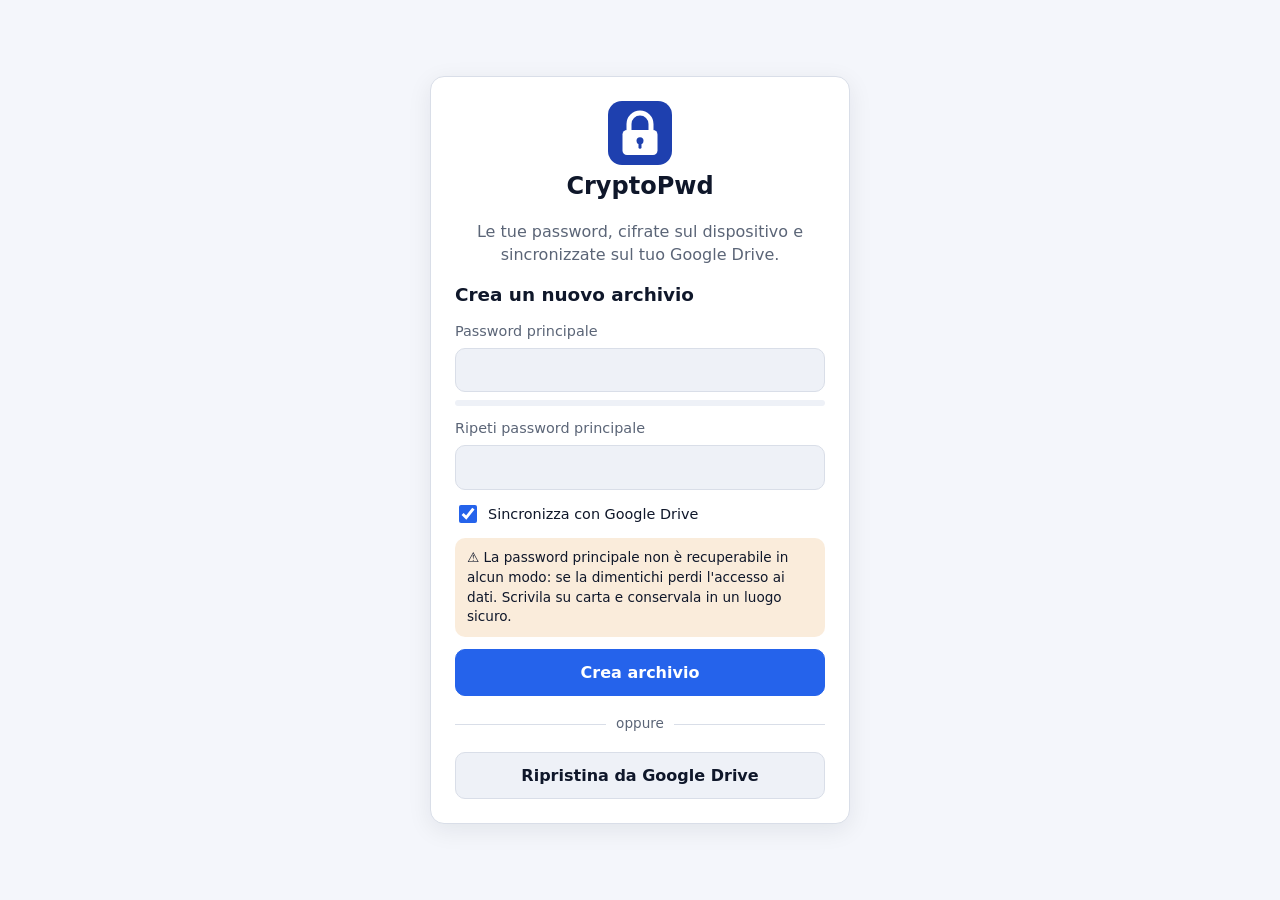
<file: index.html>
<!doctype html>
<html lang="it">
<head>
  <meta charset="utf-8">
  <meta name="viewport" content="width=device-width, initial-scale=1, viewport-fit=cover">
  <meta http-equiv="Content-Security-Policy" content="default-src 'self'; script-src 'self' https://accounts.google.com/gsi/client; style-src 'self' https://accounts.google.com/gsi/style; connect-src 'self' https://www.googleapis.com https://accounts.google.com https://oauth2.googleapis.com; frame-src https://accounts.google.com; img-src 'self' data:; object-src 'none'; base-uri 'none'; form-action 'none'">
  <meta name="referrer" content="no-referrer">
  <meta name="theme-color" content="#0f172a">
  <meta name="apple-mobile-web-app-capable" content="yes">
  <meta name="apple-mobile-web-app-title" content="CryptoPwd">
  <meta name="apple-mobile-web-app-status-bar-style" content="black-translucent">
  <title>CryptoPwd</title>
  <link rel="manifest" href="manifest.webmanifest">
  <link rel="icon" href="icons/icon.svg" type="image/svg+xml">
  <link rel="apple-touch-icon" href="icons/icon-192.png">
  <link rel="stylesheet" href="css/style.css">
  <script type="module" src="js/app.js"></script>
</head>
<body>
  <!-- AVVIO -->
  <section id="screen-loading" class="screen center">
    <div class="logo" aria-hidden="true"></div>
  </section>

  <!-- PRIMO AVVIO -->
  <section id="screen-setup" class="screen center" hidden>
    <div class="card narrow">
      <div class="logo" aria-hidden="true"></div>
      <h1>CryptoPwd</h1>
      <p class="muted">Le tue password, cifrate sul dispositivo e sincronizzate sul tuo Google Drive.</p>

      <form id="form-create" class="stack" autocomplete="off">
        <h2>Crea un nuovo archivio</h2>
        <label>Password principale
          <input id="create-pwd" type="password" required minlength="10" autocomplete="new-password">
        </label>
        <div class="meter"><div id="create-meter"></div></div>
        <label>Ripeti password principale
          <input id="create-pwd2" type="password" required minlength="10" autocomplete="new-password">
        </label>
        <label class="check"><input id="create-drive" type="checkbox" checked> Sincronizza con Google Drive</label>
        <p class="warn">⚠️ La password principale non è recuperabile in alcun modo: se la dimentichi perdi l'accesso ai dati. Scrivila su carta e conservala in un luogo sicuro.</p>
        <button class="btn primary" type="submit">Crea archivio</button>
      </form>

      <div class="divider"><span>oppure</span></div>
      <button id="btn-restore" class="btn" type="button">Ripristina da Google Drive</button>
      <p id="drive-unconfigured" class="muted small" hidden>Google Drive non configurato: imposta il Client ID in <code>js/config.js</code>.</p>
    </div>
  </section>

  <!-- BLOCCO -->
  <section id="screen-lock" class="screen center" hidden>
    <form id="form-unlock" class="card narrow stack" autocomplete="off">
      <div class="logo" aria-hidden="true"></div>
      <h1>CryptoPwd</h1>
      <button id="btn-bio" class="btn primary" type="button" hidden>👆 Sblocca con impronta o volto</button>
      <label>Password principale
        <input id="unlock-pwd" type="password" required autocomplete="current-password" autofocus>
      </label>
      <p id="unlock-error" class="error" hidden></p>
      <button id="btn-unlock" class="btn primary" type="submit">Sblocca</button>
      <p id="lock-info" class="muted small"></p>
    </form>
  </section>

  <!-- ELENCO -->
  <section id="screen-main" class="screen" hidden>
    <header class="topbar">
      <h1 class="brand">CryptoPwd</h1>
      <button id="btn-sync" class="chip" type="button" title="Stato sincronizzazione"><span id="sync-dot" class="dot"></span><span id="sync-label">—</span></button>
      <button id="btn-privacy" class="icon-btn" type="button" aria-label="Modalità riservata" aria-pressed="false">🛡</button>
      <button id="btn-settings" class="icon-btn" type="button" aria-label="Impostazioni">⚙︎</button>
      <button id="btn-lock" class="icon-btn" type="button" aria-label="Blocca">🔒</button>
    </header>
    <div class="searchbar">
      <input id="search" type="search" placeholder="Cerca sito, utente, numero carta, note…" aria-label="Cerca in tutte le voci" autocomplete="off" spellcheck="false">
      <select id="sort" aria-label="Ordina le password" title="Ordina">
        <option value="name">A → Z</option>
        <option value="newest">Più recenti</option>
        <option value="oldest">Meno recenti</option>
      </select>
    </div>
    <nav class="filters" aria-label="Filtri">
      <div class="chips-row">
        <div id="subj-chips" class="chips" role="tablist" aria-label="Soggetti"></div>
        <button id="btn-manage" class="icon-btn" type="button" aria-label="Gestisci soggetti e categorie" title="Gestisci soggetti e categorie">✎</button>
      </div>
      <div id="cat-chips" class="chips sub" role="tablist" aria-label="Categorie" hidden></div>
    </nav>
    <ul id="list" class="list"></ul>
    <p id="empty" class="muted center-text" hidden>Nessuna password salvata. Tocca <b>+</b> per aggiungerne una.</p>
    <div class="trash-wrap"><button id="btn-trash" class="link-btn" type="button" hidden>🗑 Cestino (<span id="trash-count">0</span>)</button></div>
    <button id="btn-add" class="fab" type="button" aria-label="Aggiungi">+</button>
  </section>

  <!-- DETTAGLIO -->
  <dialog id="dlg-detail">
    <div class="dlg">
      <header class="dlg-head">
        <h2 id="d-title"></h2>
        <button class="icon-btn" data-close type="button" aria-label="Chiudi">✕</button>
      </header>
      <p id="d-path" class="path"></p>
      <div class="fields">
        <div class="field" id="d-user-row">
          <span class="lbl">Utente</span>
          <span id="d-user" class="val sec"></span>
          <button class="icon-btn" data-copy="username" type="button" aria-label="Copia utente">⧉</button>
        </div>
        <div class="field" id="d-pwd-row">
          <span class="lbl">Password</span>
          <span id="d-pwd" class="val mono sec">••••••••</span>
          <button id="d-reveal" class="icon-btn sec" type="button" aria-label="Mostra">👁</button>
          <button class="icon-btn" data-copy="password" type="button" aria-label="Copia password">⧉</button>
        </div>
        <div class="field col" id="d-cards-row">
          <span class="lbl">Carte</span>
          <div id="d-cards" class="cards"></div>
        </div>
        <div class="field" id="d-url-row">
          <span class="lbl">Link</span>
          <a id="d-url" class="val" target="_blank" rel="noopener noreferrer"></a>
          <a id="d-open" class="icon-btn" target="_blank" rel="noopener noreferrer" aria-label="Apri link" title="Apri link">↗</a>
          <button class="icon-btn" data-copy="url" type="button" aria-label="Copia link">⧉</button>
        </div>
        <div class="field col" id="d-att-row">
          <span class="lbl">Allegati</span>
          <ul id="d-att-list" class="att-list"></ul>
        </div>
        <div class="field col" id="d-notes-row">
          <span class="lbl">Note</span>
          <pre id="d-notes" class="val notes sec"></pre>
        </div>
        <p id="d-updated" class="muted small"></p>
      </div>
      <footer class="dlg-foot">
        <button id="d-move" class="btn" type="button">Sposta</button>
        <span class="grow"></span>
        <button id="d-edit" class="btn primary" type="button">Modifica</button>
      </footer>
    </div>
  </dialog>

  <!-- SPOSTA -->
  <dialog id="dlg-move">
    <div class="dlg">
      <header class="dlg-head">
        <h2>Sposta password</h2>
        <button class="icon-btn" data-close type="button" aria-label="Chiudi">✕</button>
      </header>
      <div class="stack">
        <p class="muted"><b id="mv-name"></b><br>Ora in: <span id="mv-from"></span></p>
        <div class="two-col">
          <label>Nuovo soggetto <select id="mv-subject"></select></label>
          <label>Nuova categoria <select id="mv-category"></select></label>
        </div>
      </div>
      <footer class="dlg-foot">
        <button class="btn" data-close type="button">Annulla</button>
        <span class="grow"></span>
        <button id="mv-ok" class="btn primary hold-btn" type="button"><span class="hold-fill" aria-hidden="true"></span><span class="hold-label">Tieni premuto per spostare</span></button>
      </footer>
    </div>
  </dialog>

  <!-- MODIFICA -->
  <dialog id="dlg-edit">
    <form id="form-edit" class="dlg" autocomplete="off">
      <header class="dlg-head">
        <h2 id="e-heading">Nuova voce</h2>
        <button class="icon-btn" data-close type="button" aria-label="Chiudi">✕</button>
      </header>
      <div class="stack">
        <div class="two-col">
          <label>Soggetto <select id="e-subject"></select></label>
          <label>Categoria <select id="e-category"></select></label>
        </div>
        <label>Tipo
          <select id="e-kind">
            <option value="login">🔑 Password / account</option>
            <option value="card">💳 Solo carta (senza utente e password)</option>
          </select>
        </label>
        <label>Nome <input id="e-title" required maxlength="200" placeholder="es. Banca, Gmail…"></label>
        <label>Link <input id="e-url" type="text" inputmode="url" maxlength="2000" autocapitalize="off" spellcheck="false" placeholder="https://…"></label>
        <div id="e-login-fields" class="stack">
        <label>Utente / email
          <span class="input-row">
            <input id="e-user" maxlength="500" autocapitalize="off" spellcheck="false">
            <button id="e-copy-user" class="icon-btn" type="button" aria-label="Copia utente" title="Copia utente">⧉</button>
          </span>
        </label>
        <label>Password
          <span class="input-row">
            <input id="e-pwd" type="password" maxlength="1000" autocapitalize="off" spellcheck="false" autocomplete="off">
            <button id="e-reveal" class="icon-btn sec" type="button" aria-label="Mostra">👁</button>
            <button id="e-gen" class="icon-btn" type="button" aria-label="Genera" title="Genera password">🎲</button>
            <button id="e-copy-pwd" class="icon-btn" type="button" aria-label="Copia password" title="Copia password">⧉</button>
          </span>
        </label>
        <div class="gen-opts">
          <label class="inline">Lunghezza <input id="g-len" type="number" min="8" max="64" value="20"></label>
          <label class="check"><input id="g-sym" type="checkbox" checked> Simboli</label>
        </div>
        </div>
        <div class="attach">
          <div class="attach-head">
            <span class="attach-title">Carte</span>
            <button id="e-add-card" class="btn small-btn" type="button">💳 Aggiungi carta</button>
          </div>
          <div id="e-cards" class="cards"></div>
        </div>
        <label>Note <textarea id="e-notes" rows="4" maxlength="10000"></textarea></label>
        <div class="attach">
          <div class="attach-head">
            <span class="attach-title">Allegati</span>
            <button id="e-attach" class="btn small-btn" type="button">📎 Aggiungi file</button>
          </div>
          <ul id="e-att-list" class="att-list"></ul>
          <input id="e-att-file" type="file" multiple hidden>
          <p class="muted small">Max 10 MB per file. Gli allegati sono cifrati come le password.</p>
        </div>
      </div>
      <footer class="dlg-foot">
        <button id="e-delete" class="btn danger" type="button" hidden>Elimina</button>
        <span class="grow"></span>
        <button class="btn" data-close type="button">Annulla</button>
        <button class="btn primary" type="submit">Salva</button>
      </footer>
    </form>
  </dialog>

  <!-- IMPOSTAZIONI -->
  <dialog id="dlg-settings">
    <div class="dlg">
      <header class="dlg-head">
        <h2>Impostazioni</h2>
        <button class="icon-btn" data-close type="button" aria-label="Chiudi">✕</button>
      </header>
      <div class="stack">
        <h3>Google Drive</h3>
        <p id="s-drive-status" class="muted small"></p>
        <div class="row wrap">
          <button id="s-drive-connect" class="btn" type="button">Collega Google Drive</button>
          <button id="s-sync-now" class="btn" type="button">Sincronizza ora</button>
          <button id="s-drive-disconnect" class="btn" type="button">Scollega</button>
        </div>

        <h3>Organizzazione</h3>
        <div class="row wrap">
          <button id="s-manage" class="btn" type="button">Gestisci soggetti e categorie</button>
          <button id="s-trash" class="btn" type="button">🗑 Cestino</button>
        </div>

        <h3>Sicurezza</h3>
        <label class="check"><input id="s-privacy" type="checkbox"> Modalità riservata (anche dal pulsante 🛡)</label>
        <p class="muted small">Da usare quando qualcuno potrebbe vedere lo schermo, ad esempio con un desktop remoto collegato: utenti, password e note restano coperti e si vedono solo tenendo premuto, il contenuto si nasconde quando la finestra perde il focus e prima di ogni copia compare un avviso. Premi due volte Esc per bloccare subito l'app.</p>
        <label class="inline">Blocco automatico dopo
          <select id="s-autolock">
            <option value="1">1 minuto</option>
            <option value="2">2 minuti</option>
            <option value="5">5 minuti</option>
            <option value="15">15 minuti</option>
            <option value="60">60 minuti</option>
          </select>
        </label>
        <button id="s-change-pwd" class="btn" type="button">Cambia password principale</button>
        <div id="s-bio-box" class="stack" hidden>
          <div class="row wrap">
            <button id="s-bio-on" class="btn" type="button">👆 Attiva sblocco con impronta o volto</button>
            <button id="s-bio-off" class="btn" type="button">Disattiva sblocco con impronta o volto</button>
          </div>
          <p id="s-bio-status" class="muted small"></p>
        </div>

        <h3>Backup e importazione</h3>
        <div class="row wrap">
          <button id="s-export" class="btn" type="button">Esporta backup cifrato</button>
          <button id="s-import" class="btn" type="button">Importa backup / CSV</button>
          <input id="s-import-file" type="file" accept=".json,.csv,application/json,text/csv" hidden>
        </div>
        <p class="muted small">Il CSV può arrivare da Chrome, Firefox, Bitwarden ecc. Dopo l'importazione elimina il file CSV: è in chiaro.</p>

        <h3>Zona pericolosa</h3>
        <button id="s-wipe" class="btn danger" type="button">Cancella dati da questo dispositivo</button>
        <p class="muted small">Rimuove solo la copia locale. Il vault su Google Drive resta intatto.</p>
        <p id="s-version" class="muted small"></p>
      </div>
    </div>
  </dialog>

  <!-- CAMBIO PASSWORD -->
  <dialog id="dlg-chpwd">
    <form id="form-chpwd" class="dlg" autocomplete="off">
      <header class="dlg-head">
        <h2>Cambia password principale</h2>
        <button class="icon-btn" data-close type="button" aria-label="Chiudi">✕</button>
      </header>
      <div class="stack">
        <label>Password attuale <input id="c-old" type="password" required autocomplete="current-password"></label>
        <label>Nuova password <input id="c-new" type="password" required minlength="10" autocomplete="new-password"></label>
        <div class="meter"><div id="c-meter"></div></div>
        <label>Ripeti nuova password <input id="c-new2" type="password" required minlength="10" autocomplete="new-password"></label>
        <p id="c-error" class="error" hidden></p>
      </div>
      <footer class="dlg-foot">
        <span class="grow"></span>
        <button class="btn" data-close type="button">Annulla</button>
        <button class="btn primary" type="submit">Cambia</button>
      </footer>
    </form>
  </dialog>

  <!-- SOGGETTI E CATEGORIE -->
  <dialog id="dlg-manage">
    <div class="dlg">
      <header class="dlg-head">
        <h2>Soggetti e categorie</h2>
        <button class="icon-btn" data-close type="button" aria-label="Chiudi">✕</button>
      </header>
      <p class="muted small">Ogni soggetto (es. te, un familiare, la tua azienda) può avere più categorie (es. Banca, Email, Lavoro).</p>
      <ul id="m-tree" class="tree"></ul>
      <p id="m-empty" class="muted small" hidden>Nessun soggetto. Creane uno per iniziare.</p>
      <footer class="dlg-foot">
        <button id="m-add-subject" class="btn primary" type="button">+ Nuovo soggetto</button>
      </footer>
    </div>
  </dialog>

  <!-- CESTINO -->
  <dialog id="dlg-trash">
    <div class="dlg">
      <header class="dlg-head">
        <h2>🗑 Cestino</h2>
        <button class="icon-btn" data-close type="button" aria-label="Chiudi">✕</button>
      </header>
      <p class="muted small">Le password eliminate restano qui finché non le ripristini o svuoti il cestino.</p>
      <ul id="t-list" class="tree"></ul>
      <p id="t-empty" class="muted small" hidden>Il cestino è vuoto.</p>
      <footer class="dlg-foot">
        <span class="grow"></span>
        <button id="t-empty-btn" class="btn danger" type="button">Svuota cestino</button>
      </footer>
    </div>
  </dialog>

  <!-- RICHIESTA PASSWORD / TESTO GENERICA -->
  <dialog id="dlg-prompt">
    <form id="form-prompt" class="dlg" autocomplete="off">
      <header class="dlg-head"><h2 id="p-title"></h2></header>
      <div class="stack">
        <p id="p-msg" class="muted"></p>
        <input id="p-input" type="password" required autocomplete="current-password" list="p-suggest">
        <datalist id="p-suggest"></datalist>
        <p id="p-error" class="error" hidden></p>
      </div>
      <footer class="dlg-foot">
        <span class="grow"></span>
        <button id="p-cancel" class="btn" type="button">Annulla</button>
        <button class="btn primary" type="submit">OK</button>
      </footer>
    </form>
  </dialog>

  <!-- CONFERMA -->
  <dialog id="dlg-confirm">
    <form id="form-confirm" class="dlg">
      <header class="dlg-head"><h2 id="cf-title"></h2></header>
      <p id="cf-msg" class="muted"></p>
      <footer class="dlg-foot">
        <span class="grow"></span>
        <button id="cf-cancel" class="btn" type="button">Annulla</button>
        <button id="cf-ok" class="btn danger" type="submit">Conferma</button>
      </footer>
    </form>
  </dialog>

  <!-- CONFERMA TENENDO PREMUTO -->
  <dialog id="dlg-hold">
    <div class="dlg">
      <header class="dlg-head"><h2 id="hd-title"></h2></header>
      <p id="hd-msg" class="muted"></p>
      <footer class="dlg-foot">
        <button id="hd-cancel" class="btn" type="button">Annulla</button>
        <span class="grow"></span>
        <button id="hd-ok" class="btn primary hold-btn" type="button"><span class="hold-fill" aria-hidden="true"></span><span class="hold-label">Tieni premuto</span></button>
      </footer>
    </div>
  </dialog>

  <div id="shield" class="shield" hidden>
    <div class="shield-box">
      <div class="logo" aria-hidden="true"></div>
      <p><b>Contenuto nascosto</b></p>
      <p class="muted small">Modalità riservata: torna su questa finestra per vederlo.</p>
    </div>
  </div>

  <div id="toast" class="toast" role="status" aria-live="polite" hidden></div>
</body>
</html>
</file>
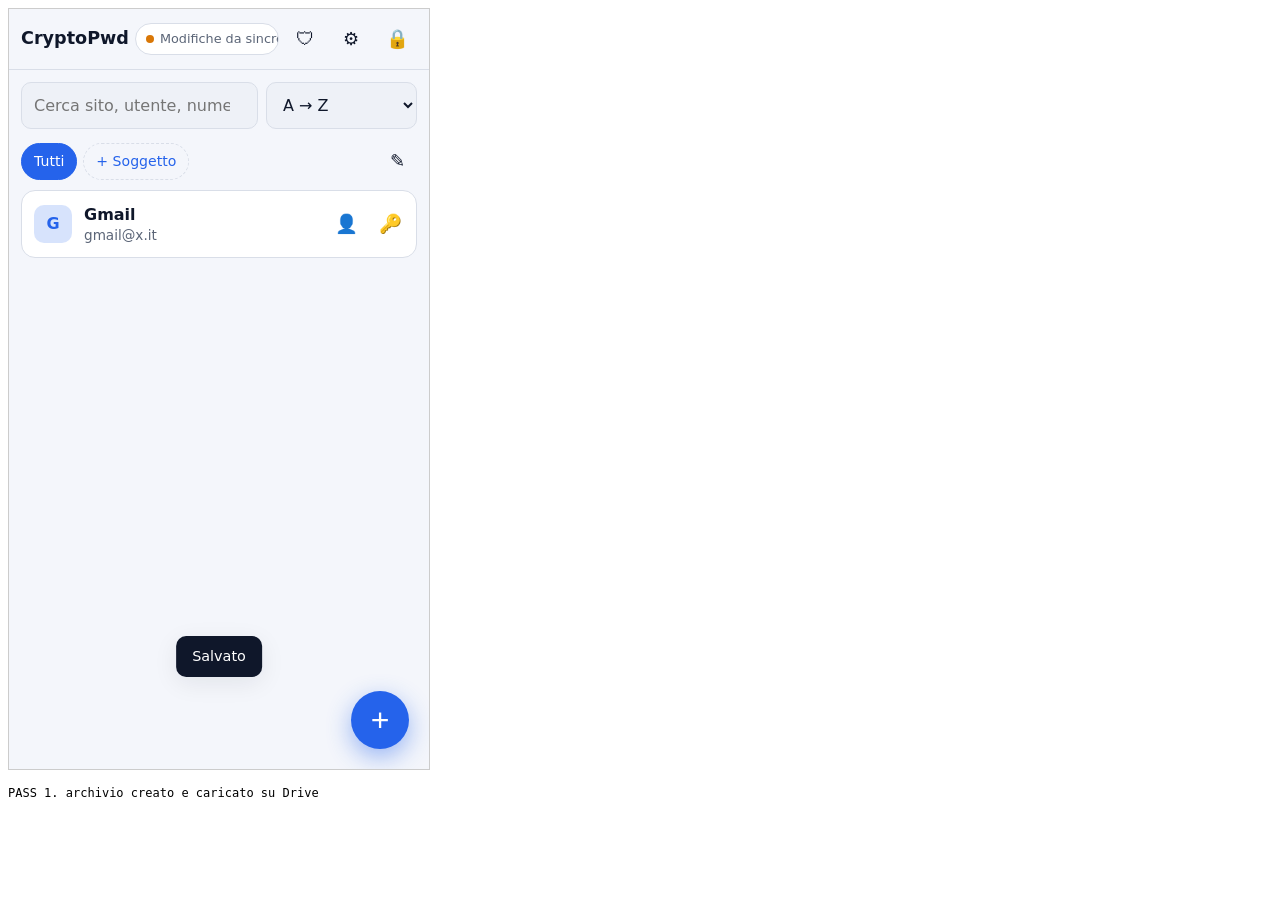
<file: tests/e2e.html>
<!doctype html>
<meta charset="utf-8">
<title>CryptoPwd e2e</title>
<style>iframe { width: 420px; height: 760px; border: 1px solid #ccc; } pre { font-size: 12px; }</style>
<iframe id="f"></iframe>
<pre id="out">running</pre>
<script type="module">
// Test end-to-end: l'app vera in un iframe, con Google/Drive simulati (fake-google.js).
// Richiede un GOOGLE_CLIENT_ID qualsiasi (non segnaposto) in js/config.js durante il test.
import * as C from '../js/crypto.js';

const frame = document.getElementById('f');
const results = [];
const log = (s) => { results.push(s); document.getElementById('out').textContent = results.join('\n'); };
const ok = (name, cond) => log(`${cond ? 'PASS' : 'FAIL'} ${name}`);
const sleep = (ms) => new Promise((r) => setTimeout(r, ms));
const d = () => frame.contentDocument;
const $ = (id) => d().getElementById(id);
const visible = (id) => $(id) && !$(id).hidden;

async function waitFor(fn, what, ms = 20000) {
  const t0 = Date.now();
  for (;;) {
    try { if (await fn()) return true; } catch { /* riprova */ }
    if (Date.now() - t0 > ms) throw new Error(`timeout: ${what}`);
    await sleep(100);
  }
}

async function deleteDb() {
  await new Promise((r) => { frame.onload = r; frame.srcdoc = '<p>blank</p>'; });
  await new Promise((res, rej) => {
    const q = indexedDB.deleteDatabase('cryptopwd');
    q.onsuccess = res; q.onerror = rej; q.onblocked = () => setTimeout(res, 500);
  });
}

async function loadApp() {
  const html = await (await fetch('../index.html', { cache: 'no-store' })).text();
  const inj = html
    .replace('<head>', '<head><base href="/">')
    .replace('<script type="module"', '<script src="tests/fake-google.js"><\/script><script type="module"');
  await new Promise((r) => { frame.onload = r; frame.srcdoc = inj; });
}

function fill(id, v) { $(id).value = v; $(id).dispatchEvent(new Event('input', { bubbles: true })); }
const titles = () => [...d().querySelectorAll('#list .item-title')].map((n) => n.textContent).sort();
const vaultFile = () => Object.values(window.fakeDrive.files).find((f) => f.name === 'cryptopwd-vault.json');
const driveBlob = () => { const f = vaultFile(); return f && JSON.parse(f.content); };
const driveAtts = () => Object.values(window.fakeDrive.files).filter((f) => f.name.startsWith('cryptopwd-att-'));
async function driveData(pwd) { return (await C.openWithPassword(pwd, driveBlob())).data; }
const live = (data) => data.entries.filter((e) => !e.deleted && !e.trashedAt).map((e) => e.title).sort();
const trashed = (data) => data.entries.filter((e) => !e.deleted && e.trashedAt).map((e) => e.title).sort();

async function addEntry(title, pwd) {
  $('btn-add').click();
  fill('e-title', title); fill('e-user', title.toLowerCase() + '@x.it'); fill('e-pwd', pwd);
  $('form-edit').requestSubmit();
  await waitFor(() => titles().includes(title), `voce ${title} in elenco`);
}

// tiene premuto un pulsante per ms millisecondi
async function press(id, ms) {
  const o = { bubbles: true, button: 0, pointerId: 1, isPrimary: true };
  $(id).dispatchEvent(new PointerEvent('pointerdown', o));
  await sleep(ms);
  $(id).dispatchEvent(new PointerEvent('pointerup', o));
  await sleep(50);
}

const V_trashCount =() => Number($('trash-count').textContent);
const P1 = 'prima-password-123', P2 = 'seconda-password-456';

try {
  // 1. Dispositivo A: nuovo archivio con Drive
  await deleteDb(); await loadApp();
  await waitFor(() => visible('screen-setup'), 'schermata setup');
  fill('create-pwd', P1); fill('create-pwd2', P1); $('create-drive').checked = true;
  $('form-create').requestSubmit();
  await waitFor(() => visible('screen-main'), 'schermata principale');
  await waitFor(() => driveBlob(), 'file creato su Drive');
  ok('1. archivio creato e caricato su Drive', !!driveBlob());

  await addEntry('Gmail', 'g-secret');
  await waitFor(async () => live(await driveData(P1)).includes('Gmail'), 'Gmail su Drive');
  ok('1. nuova voce sincronizzata su Drive (cifrata)', !vaultFile().content.includes('g-secret'));

  // 2. Dispositivo B: ripristino da Drive
  await deleteDb(); await loadApp();
  await waitFor(() => visible('screen-setup'), 'setup su B');
  // "Crea archivio" con un archivio già su Drive: propone il ripristino, Drive intatto
  const before = vaultFile().content;
  fill('create-pwd', 'altra-password-999'); fill('create-pwd2', 'altra-password-999'); $('create-drive').checked = true;
  $('form-create').requestSubmit();
  await waitFor(() => $('dlg-confirm').open, 'avviso archivio già su Drive');
  ok('2. crea archivio con Drive già usato: avviso', $('cf-title').textContent.includes('già presente'));
  $('cf-cancel').click();
  await sleep(300);
  ok('2. annullando: nessun archivio creato, Drive intatto', visible('screen-setup') && vaultFile().content === before);
  $('btn-restore').click();
  await waitFor(() => $('dlg-prompt').open, 'richiesta password');
  fill('p-input', 'sbagliata'); $('form-prompt').requestSubmit();
  await waitFor(() => !$('p-error').hidden, 'errore password');
  ok('2. password errata rifiutata al ripristino', true);
  fill('p-input', P1); $('form-prompt').requestSubmit();
  await waitFor(() => visible('screen-main') && titles().includes('Gmail'), 'Gmail ripristinata');
  ok('2. ripristino su nuovo dispositivo', true);

  // 2b. Dispositivo B di nuovo da zero: "Crea archivio" con la password giusta ripristina subito
  await deleteDb(); await loadApp();
  await waitFor(() => visible('screen-setup'), 'setup su B (2)');
  fill('create-pwd', P1); fill('create-pwd2', P1); $('create-drive').checked = true;
  $('form-create').requestSubmit();
  await waitFor(() => $('dlg-confirm').open, 'avviso archivio già su Drive (2)');
  $('cf-ok').click();
  await waitFor(() => visible('screen-main') && titles().includes('Gmail'), 'ripristino con la password scritta');
  ok('2b. con la stessa password il ripristino non la richiede', !$('dlg-prompt').open);

  // 3. Modifica offline su B + modifica "da un altro dispositivo" su Drive -> unione
  window.fakeDrive.failNetwork = true;
  await addEntry('Banca', 'b-secret');
  await waitFor(() => $('sync-dot').dataset.state === 'err' || $('sync-dot').dataset.state === 'warn', 'stato errore/attesa sync');
  ok('3. senza rete la modifica resta locale', !live(await driveData(P1)).includes('Banca'));
  {
    const blob = driveBlob();
    const o = await C.openWithPassword(P1, blob);
    o.data.entries.push({ id: 'remote1', title: 'Remote', username: 'r', password: 'r-secret', updatedAt: Date.now(), createdAt: Date.now() });
    const f = vaultFile();
    f.content = JSON.stringify(await C.seal(o.key, o.kdf, o.data));
    f.modifiedTime = new Date(Date.now() + 1000).toISOString();
  }
  window.fakeDrive.failNetwork = false;
  $('btn-sync').click();
  await waitFor(() => titles().join() === 'Banca,Gmail,Remote', 'unione in locale');
  await waitFor(async () => live(await driveData(P1)).join() === 'Banca,Gmail,Remote', 'unione su Drive');
  ok('3. unione modifiche locali + remote', true);

  // 3b. Modifica remota con dispositivo senza modifiche locali -> deve essere scaricata
  {
    const o = await C.openWithPassword(P1, driveBlob());
    o.data.entries.push({ id: 'remote2', title: 'Remote2', password: 'x', updatedAt: Date.now(), createdAt: Date.now() });
    const f = vaultFile();
    f.content = JSON.stringify(await C.seal(o.key, o.kdf, o.data));
    f.modifiedTime = new Date(Date.now() + 2000).toISOString();
  }
  $('btn-sync').click();
  await waitFor(() => titles().includes('Remote2'), 'Remote2 scaricata');
  ok('3b. modifica remota scaricata', true);
  // 3c. Nessuna modifica da nessuna parte -> solo una richiesta di metadati, nessun download
  {
    const before = window.fakeDrive.calls.length;
    const lastSyncBefore = $('sync-label').textContent;
    $('btn-sync').click();
    await sleep(800);
    const newCalls = window.fakeDrive.calls.slice(before);
    ok(`3c. sync senza modifiche = 1 sola richiesta leggera (${newCalls.join(', ')})`, newCalls.length === 1 && lastSyncBefore);
  }
  // rimuove Remote2 per non alterare i conteggi successivi
  d().querySelectorAll('#list .item-main').forEach((b) => { if (b.textContent.includes('Remote2')) b.click(); });
  await waitFor(() => $('dlg-detail').open, 'dettaglio Remote2');
  $('d-edit').click(); $('e-delete').click();
  await waitFor(() => $('dlg-confirm').open, 'conferma');
  $('form-confirm').requestSubmit();
  await waitFor(() => titles().join() === 'Banca,Gmail,Remote', 'Remote2 eliminata');
  await waitFor(async () => live(await driveData(P1)).join() === 'Banca,Gmail,Remote', 'Remote2 eliminata su Drive');

  // 4. Cambio password principale
  $('btn-settings').click(); $('s-change-pwd').click();
  fill('c-old', P1); fill('c-new', P2); fill('c-new2', P2);
  $('form-chpwd').requestSubmit();
  await waitFor(async () => live(await driveData(P2)).length === 3, 'Drive con nuova password');
  ok('4. cambio password propagato su Drive', true);
  $('dlg-settings').close();

  // 5. Blocco / sblocco
  $('btn-lock').click();
  await waitFor(() => visible('screen-lock'), 'schermata blocco');
  ok('5. dati rimossi dal DOM al blocco', titles().length === 0);
  fill('unlock-pwd', P1); $('form-unlock').requestSubmit();
  await waitFor(() => !$('unlock-error').hidden, 'errore vecchia password');
  fill('unlock-pwd', P2); $('form-unlock').requestSubmit();
  await waitFor(() => visible('screen-main') && titles().length === 3, 'sblocco con nuova password');
  ok('5. sblocco con nuova password', true);

  // 6. Senza rete: si leggono le password dalla copia locale
  window.fakeDrive.failNetwork = true;
  await loadApp();
  await waitFor(() => visible('screen-lock'), 'blocco dopo riavvio');
  fill('unlock-pwd', P2); $('form-unlock').requestSubmit();
  await waitFor(() => visible('screen-main') && titles().join() === 'Banca,Gmail,Remote', 'lettura offline');
  ok('6. lettura offline dalla copia locale', true);
  window.fakeDrive.failNetwork = false;

  // 7. Dispositivo C con archivio locale separato (vecchia password) che poi collega Drive
  await deleteDb(); await loadApp();
  await waitFor(() => visible('screen-setup'), 'setup su C');
  fill('create-pwd', P1); fill('create-pwd2', P1); $('create-drive').checked = false;
  $('form-create').requestSubmit();
  await waitFor(() => visible('screen-main'), 'main su C');
  await addEntry('Solo locale', 'l-secret');
  $('btn-settings').click(); $('s-drive-connect').click();
  await waitFor(() => $('dlg-prompt').open, 'richiesta password del vault su Drive');
  fill('p-input', P2); $('form-prompt').requestSubmit();
  await waitFor(() => titles().length === 4, 'unione su C');
  await waitFor(async () => live(await driveData(P2)).length === 4, 'Drive con 4 voci');
  ok('7. unione tra archivi con password diverse (adotta la più recente)', true);
  $('dlg-settings').close();
  $('btn-lock').click();
  fill('unlock-pwd', P2); $('form-unlock').requestSubmit();
  await waitFor(() => visible('screen-main') && titles().length === 4, 'sblocco C con P2');
  ok('7. il dispositivo C ora usa la password più recente', true);

  // 8. Eliminazione propagata
  d().querySelector('#list .item-main').click(); // prima voce in ordine alfabetico: Banca
  await waitFor(() => $('dlg-detail').open, 'dettaglio');
  $('d-edit').click();
  $('e-delete').click();
  await waitFor(() => $('dlg-confirm').open, 'conferma eliminazione');
  $('form-confirm').requestSubmit();
  await waitFor(() => !titles().includes('Banca'), 'Banca rimossa');
  await waitFor(async () => !live(await driveData(P2)).includes('Banca'), 'Banca rimossa da Drive');
  ok('8. eliminazione propagata su Drive', true);

  // 9. Soggetti e categorie
  const chipBtn = (rowId, label) => [...$(rowId).querySelectorAll('.fchip')].find((b) => b.textContent === label);
  const promptText = async (v) => {
    await waitFor(() => $('dlg-prompt').open, 'richiesta nome');
    fill('p-input', v); $('form-prompt').requestSubmit();
  };
  chipBtn('subj-chips', '+ Soggetto').click();
  await promptText('Mario');
  await waitFor(() => chipBtn('subj-chips', 'Mario')?.classList.contains('active'), 'soggetto Mario selezionato');
  chipBtn('cat-chips', '+ Categoria').click();
  await promptText('Banca');
  await waitFor(() => chipBtn('cat-chips', 'Banca')?.classList.contains('active'), 'categoria Banca selezionata');
  chipBtn('cat-chips', '+ Categoria').click();
  await promptText('banca');
  await waitFor(() => !$('p-error').hidden, 'nome duplicato rifiutato');
  ok('9. nome di categoria duplicato rifiutato', true);
  fill('p-input', 'Email'); $('form-prompt').requestSubmit();
  await waitFor(() => chipBtn('cat-chips', 'Email')?.classList.contains('active'), 'categoria Email');
  chipBtn('cat-chips', 'Banca').click();
  await addEntry('Conto Mario', 'cm-secret');
  ok('9. nuova voce eredita soggetto e categoria dal filtro', titles().join() === 'Conto Mario');

  // secondo soggetto con una categoria dallo stesso nome
  chipBtn('subj-chips', '+ Soggetto').click();
  await promptText('Ditta');
  await waitFor(() => chipBtn('subj-chips', 'Ditta')?.classList.contains('active'), 'soggetto Ditta');
  ok('9. il nuovo soggetto parte senza voci', titles().length === 0);
  chipBtn('cat-chips', '+ Categoria').click();
  await waitFor(() => $('dlg-prompt').open, 'prompt categoria');
  ok('9. suggerisce le categorie degli altri soggetti', [...$('p-suggest').options].map((o) => o.value).join() === 'Banca,Email');
  fill('p-input', 'Banca'); $('form-prompt').requestSubmit();
  await waitFor(() => chipBtn('cat-chips', 'Banca')?.classList.contains('active'), 'Banca di Ditta');
  await addEntry('Conto Ditta', 'cd-secret');

  // spostamento di una voce senza soggetto dal modulo di modifica
  chipBtn('subj-chips', 'Tutti').click();
  await waitFor(() => d().querySelectorAll('#list .group').length >= 3, 'gruppi in "Tutti"');
  const groups = [...d().querySelectorAll('#list .group')].map((g) => g.textContent);
  ok(`9. "Tutti" raggruppa per soggetto › categoria (${groups.join(' / ')})`, groups[0] === 'Ditta › Banca' && groups[1] === 'Mario › Banca' && groups.at(-1) === 'Senza soggetto');
  [...d().querySelectorAll('#list .item-main')].find((b) => b.textContent.includes('Gmail')).click();
  await waitFor(() => $('dlg-detail').open, 'dettaglio Gmail');
  $('d-edit').click();
  const mid = [...$('e-subject').options].find((o) => o.textContent === 'Mario').value;
  $('e-subject').value = mid; $('e-subject').dispatchEvent(new Event('change'));
  await waitFor(() => !$('e-category').disabled, 'categorie di Mario');
  $('e-category').value = [...$('e-category').options].find((o) => o.textContent === 'Email').value;
  $('form-edit').requestSubmit();
  await waitFor(() => $('dlg-hold').open, 'conferma spostamento tenendo premuto');
  await press('hd-ok', 300);
  ok('9. pressione breve: spostamento non confermato', $('dlg-hold').open && $('dlg-edit').open);
  await press('hd-ok', 2200);
  await waitFor(() => !$('dlg-hold').open && !$('dlg-edit').open, 'spostamento confermato');
  chipBtn('subj-chips', 'Mario').click();
  chipBtn('cat-chips', 'Email').click();
  await waitFor(() => titles().join() === 'Gmail', 'Gmail in Mario › Email');
  ok('9. voce spostata in Mario › Email', true);
  await waitFor(() => $('toast').textContent === 'Salvato', 'salvataggio completato');

  // eliminazione di un soggetto non vuoto rifiutata
  $('btn-manage').click();
  await waitFor(() => $('dlg-manage').open, 'gestione');
  const row = [...$('m-tree').querySelectorAll('.tree-subject')].find((li) => li.querySelector('.tree-name').textContent === 'Mario');
  row.querySelector('[title=Elimina]').click();
  await waitFor(() => $('toast').textContent.includes('Impossibile'), 'avviso eliminazione', 3000).catch(() => {});
  ok('9. soggetto con password non eliminabile', !$('dlg-confirm').open && !$('toast').hidden && $('toast').textContent.includes('Impossibile'));
  // rinomina
  row.querySelector('[title=Rinomina]').click();
  await promptText('Mario Rossi');
  await waitFor(() => chipBtn('subj-chips', 'Mario Rossi'), 'soggetto rinominato');
  $('dlg-manage').close();

  // sincronizzazione su un altro dispositivo
  await waitFor(async () => { const dd = await driveData(P2); return dd.subjects.some((s) => s.name === 'Mario Rossi') && live(dd).includes('Conto Ditta'); }, 'soggetti su Drive');
  await deleteDb(); await loadApp();
  await waitFor(() => visible('screen-setup'), 'setup dispositivo D');
  $('btn-restore').click();
  await promptText(P2);
  await waitFor(() => visible('screen-main') && chipBtn('subj-chips', 'Mario Rossi') && chipBtn('subj-chips', 'Ditta'), 'soggetti sul dispositivo D');
  chipBtn('subj-chips', 'Mario Rossi').click();
  await waitFor(() => chipBtn('cat-chips', 'Banca') && chipBtn('cat-chips', 'Email'), 'categorie su D');
  ok('9. soggetti e categorie sincronizzati su un altro dispositivo', titles().join() === 'Conto Mario,Gmail');

  // 10. Modalità riservata
  const subs = () => [...d().querySelectorAll('#list .item-sub')].map((n) => n.textContent);
  ok('10. utenti visibili senza modalità riservata', subs().includes('gmail@x.it'));
  $('btn-privacy').click();
  await waitFor(() => d().body.classList.contains('privacy') && subs().every((t) => t === '••••••••'), 'utenti coperti');
  ok('10. utenti coperti nell\'elenco', true);
  [...d().querySelectorAll('#list .item-main')].find((b) => b.textContent.includes('Gmail')).click();
  await waitFor(() => $('dlg-detail').open, 'dettaglio');
  ok('10. utente coperto nel dettaglio', $('d-user').textContent === '••••••••');
  $('d-reveal').click();
  ok('10. il click non rivela la password', $('d-pwd').textContent === '••••••••');
  const PE = frame.contentWindow.PointerEvent;
  $('d-reveal').dispatchEvent(new PE('pointerdown', { bubbles: true, cancelable: true }));
  ok('10. tenendo premuto la password si vede', $('d-pwd').textContent === 'g-secret');
  frame.contentWindow.dispatchEvent(new PE('pointerup'));
  ok('10. rilasciando torna coperta', $('d-pwd').textContent === '••••••••');
  $('d-user').dispatchEvent(new PE('pointerdown', { bubbles: true, cancelable: true }));
  const userShown = $('d-user').textContent;
  frame.contentWindow.dispatchEvent(new PE('pointerup'));
  ok('10. tenendo premuto l\'utente si vede', userShown === 'gmail@x.it' && $('d-user').textContent === '••••••••');
  d().querySelector('#dlg-detail [data-copy=password]').click();
  await waitFor(() => $('dlg-confirm').open, 'avviso appunti');
  ok('10. avviso prima di copiare', $('cf-msg').textContent.includes('desktop remoto'));
  $('cf-cancel').click();
  frame.contentWindow.dispatchEvent(new Event('blur'));
  ok('10. finestra senza focus: contenuto nascosto', !$('shield').hidden && d().body.classList.contains('shielded'));
  frame.contentWindow.dispatchEvent(new Event('focus'));
  ok('10. focus ritrovato: contenuto visibile', $('shield').hidden);
  const esc = () => d().dispatchEvent(new KeyboardEvent('keydown', { key: 'Escape', bubbles: true }));
  esc(); esc();
  await waitFor(() => visible('screen-lock'), 'blocco con doppio Esc');
  ok('10. doppio Esc blocca l\'app', $('d-pwd').textContent === '' && titles().length === 0);
  fill('unlock-pwd', P2); $('form-unlock').requestSubmit();
  await waitFor(() => visible('screen-main'), 'sblocco');
  ok('10. la modalità riservata resta attiva dopo lo sblocco', d().body.classList.contains('privacy'));
  $('btn-privacy').click();

  // 11. Link pagina di login
  $('btn-add').click();
  fill('e-title', 'Con login'); fill('e-url', 'banca.example/login'); fill('e-pwd', 'x');
  $('form-edit').requestSubmit();
  await waitFor(() => titles().includes('Con login'), 'voce con link');
  const li = [...d().querySelectorAll('#list .item')].find((n) => n.textContent.includes('Con login'));
  const a = li.querySelector('a.icon-btn');
  ok('11. pulsante "apri login" nell\'elenco', a && a.href === 'https://banca.example/login' && a.target === '_blank');
  li.querySelector('.item-main').click();
  await waitFor(() => $('dlg-detail').open, 'dettaglio con link');
  ok('11. link nel dettaglio', !$('d-open').hidden && $('d-open').href === 'https://banca.example/login');
  $('dlg-detail').close();
  $('btn-add').click();
  fill('e-title', 'Link pericoloso'); fill('e-url', 'javascript:alert(1)'); fill('e-pwd', 'x');
  $('form-edit').requestSubmit();
  await waitFor(() => titles().includes('Link pericoloso'), 'voce link pericoloso');
  const li2 = [...d().querySelectorAll('#list .item')].find((n) => n.textContent.includes('Link pericoloso'));
  ok('11. link "javascript:" non diventa cliccabile', !li2.querySelector('a.icon-btn'));

  // 12. Copia utente dall'elenco e dal modulo
  const copied = [];
  frame.contentWindow.navigator.clipboard.writeText = async (t) => { copied.push(t); };
  const gm = [...d().querySelectorAll('#list .item')].find((n) => n.textContent.includes('Gmail'));
  gm.querySelector('[title="Copia utente"]').click();
  await waitFor(() => copied.includes('gmail@x.it'), 'copia utente dall\'elenco');
  ok('12. copia utente dall\'elenco', true);
  gm.querySelector('[title="Copia password"]').click();
  await waitFor(() => copied.includes('g-secret'), 'copia password dall\'elenco');
  ok('12. copia password dall\'elenco', true);
  gm.querySelector('.item-main').click();
  await waitFor(() => $('dlg-detail').open, 'dettaglio Gmail');
  $('d-edit').click();
  $('e-copy-user').click();
  $('e-copy-pwd').click();
  await waitFor(() => copied.filter((t) => t === 'gmail@x.it').length === 2 && copied.filter((t) => t === 'g-secret').length === 2, 'copia dal modulo');
  ok('12. copia utente e password dal modulo di modifica', true);

  // 13. Cestino
  const t0 = V_trashCount();
  $('e-delete').click();
  await waitFor(() => $('dlg-confirm').open, 'conferma cestino');
  ok('13. l\'eliminazione chiede di spostare nel cestino', $('cf-title').textContent.includes('cestino'));
  $('form-confirm').requestSubmit();
  await waitFor(() => !titles().includes('Gmail') && !$('btn-trash').hidden && V_trashCount() === t0 + 1, 'Gmail nel cestino');
  await waitFor(async () => trashed(await driveData(P2)).includes('Gmail'), 'cestino sincronizzato su Drive');
  ok('13. voce nel cestino (anche su Drive), non più in elenco', true);
  $('btn-trash').click();
  await waitFor(() => $('dlg-trash').open && $('t-list').textContent.includes('Gmail'), 'cestino aperto');
  [...$('t-list').querySelectorAll('button')].find((b) => b.textContent === 'Ripristina').click();
  await waitFor(() => titles().includes('Gmail') && V_trashCount() === t0, 'Gmail ripristinata');
  ok('13. ripristino dal cestino con tutti i dati', true);
  {
    const gm2 = [...d().querySelectorAll('#list .item')].find((n) => n.textContent.includes('Gmail'));
    gm2.querySelector('[title="Copia password"]').click();
    await waitFor(() => copied.filter((t) => t === 'g-secret').length === 3, 'password dopo ripristino');
    ok('13. la password ripristinata è intatta', true);
  }
  $('dlg-trash').close();
  // due voci nel cestino, poi svuota con conferma scritta
  for (const name of ['Con login', 'Link pericoloso']) {
    [...d().querySelectorAll('#list .item-main')].find((b) => b.textContent.includes(name)).click();
    await waitFor(() => $('dlg-detail').open, 'dettaglio ' + name);
    $('d-edit').click(); $('e-delete').click();
    await waitFor(() => $('dlg-confirm').open, 'conferma');
    $('form-confirm').requestSubmit();
    await waitFor(() => !titles().includes(name), name + ' nel cestino');
  }
  ok('13. contatore cestino', V_trashCount() === t0 + 2);
  $('btn-trash').click();
  await waitFor(() => $('dlg-trash').open, 'cestino');
  $('t-empty-btn').click();
  await waitFor(() => $('dlg-prompt').open, 'conferma scritta');
  fill('p-input', 'si'); $('form-prompt').requestSubmit();
  await waitFor(() => !$('p-error').hidden, 'parola sbagliata rifiutata');
  ok('13. svuota cestino: conferma sbagliata rifiutata', V_trashCount() === t0 + 2);
  fill('p-input', 'svuota'); $('form-prompt').requestSubmit();
  await waitFor(() => !$('dlg-prompt').open && $('btn-trash').hidden, 'cestino svuotato');
  await waitFor(async () => { const dd = await driveData(P2); return trashed(dd).length === 0 && dd.entries.filter((e) => e.deleted).length >= 2; }, 'svuotamento su Drive');
  ok('13. cestino svuotato definitivamente (anche su Drive)', true);

  // 14. Allegati
  const secretText = 'contenuto segreto del contratto 12345';
  const attachFile = (name, content, type = 'text/plain') => {
    const W = frame.contentWindow;
    const dt = new W.DataTransfer();
    dt.items.add(new W.File([content], name, { type }));
    $('e-att-file').files = dt.files;
    $('e-att-file').dispatchEvent(new Event('change'));
  };
  const openGmail = async () => {
    [...d().querySelectorAll('#list .item-main')].find((b) => b.textContent.includes('Gmail')).click();
    await waitFor(() => $('dlg-detail').open, 'dettaglio Gmail');
  };
  const captureBlobs = () => {
    const W = frame.contentWindow;
    const list = [];
    const orig = W.URL.createObjectURL.bind(W.URL);
    W.URL.createObjectURL = (b) => { list.push(b); return orig(b); };
    return list;
  };
  const downloadAtt = async (name, list) => {
    const n = list.length;
    [...$('d-att-list').querySelectorAll('li')].find((li) => li.textContent.includes(name)).querySelector('[title=Scarica]').click();
    await waitFor(() => list.length === n + 1, 'download ' + name);
    return list[n].text();
  };

  await openGmail();
  ok('14. nessun allegato: sezione nascosta', $('d-att-row').hidden);
  $('d-edit').click();
  attachFile('contratto.txt', secretText);
  await waitFor(() => $('e-att-list').textContent.includes('contratto.txt'), 'allegato nel modulo');
  attachFile('foto.png', new Uint8Array([137, 80, 78, 71, 1, 2, 3]), 'image/png');
  await waitFor(() => $('e-att-list').children.length === 2, 'due allegati');
  $('form-edit').requestSubmit();
  await waitFor(() => titles().some((t) => t.includes('Gmail') && t.includes('📎')), 'graffetta in elenco');
  ok('14. graffetta nell\'elenco', true);
  await waitFor(() => driveAtts().length === 2, 'allegati caricati su Drive');
  {
    const raw = driveAtts().map((f) => new TextDecoder().decode(f.content)).join('');
    ok('14. allegati su Drive come file separati e cifrati', !raw.includes('segreto') && !vaultFile().content.includes('segreto'));
    const g = (await driveData(P2)).entries.find((e) => e.title === 'Gmail');
    ok('14. metadati allegati nel vault cifrato', g.attachments.length === 2 && !!g.attachments[0].key);
  }
  let blobs = captureBlobs();
  await openGmail();
  ok('14. allegato decifrato correttamente', (await downloadAtt('contratto.txt', blobs)) === secretText);
  $('dlg-detail').close();

  // nuovo dispositivo: gli allegati arrivano da Drive e si aprono offline
  await deleteDb(); await loadApp();
  await waitFor(() => visible('screen-setup'), 'setup dispositivo E');
  $('btn-restore').click();
  await promptText(P2);
  await waitFor(() => visible('screen-main'), 'main su E');
  $('btn-sync').click();
  await waitFor(() => $('sync-dot').dataset.state === 'ok', 'sync su E');
  await sleep(500);
  window.fakeDrive.failNetwork = true;
  await loadApp();
  await waitFor(() => visible('screen-lock'), 'blocco E');
  fill('unlock-pwd', P2); $('form-unlock').requestSubmit();
  await waitFor(() => visible('screen-main'), 'sblocco E offline');
  blobs = captureBlobs();
  await openGmail();
  ok('14. allegato disponibile offline su un altro dispositivo', (await downloadAtt('contratto.txt', blobs)) === secretText);
  window.fakeDrive.failNetwork = false;
  $('dlg-detail').close();

  // rimozione di un allegato: sparisce anche da Drive
  await openGmail();
  $('d-edit').click();
  const removeFoto = () => [...$('e-att-list').querySelectorAll('li')].find((li) => li.textContent.includes('foto.png')).querySelector('[title="Rimuovi allegato"]').click();
  removeFoto();
  await waitFor(() => $('dlg-confirm').open, 'conferma rimozione allegato');
  $('cf-cancel').click();
  await waitFor(() => !$('dlg-confirm').open, 'conferma chiusa');
  ok('14. annullando la conferma l\'allegato resta', $('e-att-list').textContent.includes('foto.png'));
  removeFoto();
  await waitFor(() => $('dlg-confirm').open, 'conferma rimozione allegato');
  $('form-confirm').requestSubmit();
  await waitFor(() => !$('e-att-list').textContent.includes('foto.png'), 'allegato tolto dal modulo');
  $('form-edit').requestSubmit();
  await waitFor(() => driveAtts().length === 1, 'allegato rimosso da Drive');
  ok('14. allegato rimosso anche da Drive', true);

  // cambio password principale: gli allegati restano leggibili
  $('btn-settings').click(); $('s-change-pwd').click();
  const P3 = 'terza-password-789';
  fill('c-old', P2); fill('c-new', P3); fill('c-new2', P3);
  $('form-chpwd').requestSubmit();
  await waitFor(async () => { try { return !!(await driveData(P3)); } catch { return false; } }, 'nuova password su Drive');
  $('dlg-settings').close();
  await openGmail();
  ok('14. allegati leggibili dopo il cambio della password principale', (await downloadAtt('contratto.txt', blobs)) === secretText);
  $('dlg-detail').close();

  // cestino e svuotamento: allegati eliminati da Drive solo allo svuotamento
  await openGmail();
  $('d-edit').click(); $('e-delete').click();
  await waitFor(() => $('dlg-confirm').open, 'conferma');
  $('form-confirm').requestSubmit();
  await waitFor(() => !$('btn-trash').hidden, 'nel cestino');
  await sleep(2500);
  ok('14. nel cestino gli allegati restano su Drive', driveAtts().length === 1);
  $('btn-trash').click();
  await waitFor(() => $('dlg-trash').open, 'cestino');
  $('t-empty-btn').click();
  await promptText('SVUOTA');
  await waitFor(() => driveAtts().length === 0, 'allegati eliminati da Drive');
  ok('14. svuotando il cestino gli allegati spariscono da Drive', true);

  // ordinamento: per nome oppure per data di creazione
  for (const t of ['Ord-Zeta', 'Ord-Alfa', 'Ord-Mezzo']) { await addEntry(t, 'x-' + t); await sleep(20); }
  const shown = () => [...d().querySelectorAll('#list .item-title')].map((n) => n.textContent).filter((t) => t.startsWith('Ord-'));
  const setSort = (v) => { $('sort').value = v; $('sort').dispatchEvent(new Event('change')); };
  setSort('name');
  await waitFor(() => shown().join() === 'Ord-Alfa,Ord-Mezzo,Ord-Zeta', 'ordine A-Z');
  ok('15. ordine alfabetico', true);
  setSort('newest');
  await waitFor(() => shown().join() === 'Ord-Mezzo,Ord-Alfa,Ord-Zeta', 'ordine più recenti');
  ok('15. ordine per creazione, più recenti prima', !d().querySelector('#list .group'));
  setSort('oldest');
  await waitFor(() => shown().join() === 'Ord-Zeta,Ord-Alfa,Ord-Mezzo', 'ordine meno recenti');
  ok('15. ordine per creazione, meno recenti prima', true);
  setSort('name');

  // chiusura della modifica: conferma solo se ci sono cambiamenti non salvati
  const closeBtn = () => $('dlg-edit').querySelector('[data-close]');
  $('btn-add').click();
  closeBtn().click();
  await sleep(100);
  ok('16. senza modifiche si chiude senza chiedere', !$('dlg-edit').open && !$('dlg-confirm').open);
  $('btn-add').click();
  fill('e-title', 'Non-salvata');
  closeBtn().click();
  await waitFor(() => $('dlg-confirm').open, 'conferma modifiche non salvate');
  $('cf-cancel').click();
  await waitFor(() => !$('dlg-confirm').open, 'conferma chiusa');
  ok('16. annullando resta nella modifica con i dati', $('dlg-edit').open && $('e-title').value === 'Non-salvata');
  closeBtn().click();
  await waitFor(() => $('dlg-confirm').open, 'conferma modifiche non salvate');
  $('form-confirm').requestSubmit();
  await waitFor(() => !$('dlg-edit').open, 'modifica chiusa');
  ok('16. confermando le modifiche vengono scartate', !titles().includes('Non-salvata'));

  // pulsante Sposta nel dettaglio: soggetto/categoria nuovi, conferma tenendo premuto 2 s
  const openItem = (t) => [...d().querySelectorAll('#list .item-main')].find((b) => b.textContent.includes(t)).click();
  openItem('Ord-Alfa');
  await waitFor(() => $('dlg-detail').open, 'dettaglio Ord-Alfa');
  $('d-move').click();
  await waitFor(() => $('dlg-move').open && !$('dlg-detail').open, 'finestra Sposta');
  ok('17. stessa posizione: pulsante disattivato', $('mv-ok').disabled);
  $('mv-subject').value = '__new'; $('mv-subject').dispatchEvent(new Event('change'));
  await waitFor(() => $('dlg-prompt').open, 'nuovo soggetto da Sposta');
  fill('p-input', 'Archivio'); $('form-prompt').requestSubmit();
  await waitFor(() => !$('mv-category').disabled && $('mv-subject').selectedOptions[0].textContent === 'Archivio', 'soggetto Archivio scelto');
  $('mv-category').value = '__new'; $('mv-category').dispatchEvent(new Event('change'));
  await waitFor(() => $('dlg-prompt').open, 'nuova categoria da Sposta');
  fill('p-input', 'Vecchie'); $('form-prompt').requestSubmit();
  await waitFor(() => $('mv-category').selectedOptions[0].textContent === 'Vecchie', 'categoria Vecchie scelta');
  ok('17. nuova posizione: pulsante attivo', !$('mv-ok').disabled && $('dlg-move').open);
  $('mv-ok').click();
  await press('mv-ok', 500);
  ok('17. click o pressione breve non spostano', $('dlg-move').open);
  await press('mv-ok', 2200);
  await waitFor(() => !$('dlg-move').open, 'Sposta chiusa');
  ok('17. avviso di spostamento', $('toast').textContent === 'Spostata in Archivio › Vecchie');
  chipBtn('subj-chips', 'Archivio').click();
  chipBtn('cat-chips', 'Vecchie').click();
  await waitFor(() => titles().join() === 'Ord-Alfa', 'Ord-Alfa in Archivio › Vecchie');
  ok('17. password spostata in Archivio › Vecchie', true);

  // 18. Carte (da sole e dentro una voce password) + ricerca globale
  const cardBoxes = () => [...$('e-cards').querySelectorAll('.card-edit')];
  const fillCard = (box, v) => { for (const [k, x] of Object.entries(v)) { const n = box.querySelector('.c-' + k); n.value = x; n.dispatchEvent(new Event('blur')); } };
  chipBtn('subj-chips', 'Tutti').click();
  $('btn-add').click();
  $('e-kind').value = 'card'; $('e-kind').dispatchEvent(new Event('change'));
  ok('18. solo carta: riquadro carta pronto, utente/password nascosti', cardBoxes().length === 1 && $('e-login-fields').hidden);
  fill('e-title', 'Visa Test');
  fillCard(cardBoxes()[0], { holder: 'MARIO ROSSI', num: '4111111111111111', exp: '0930', cvc: '123', pin: '98765' });
  ok('18. scadenza e numero formattati', cardBoxes()[0].querySelector('.c-exp').value === '09/30' && cardBoxes()[0].querySelector('.c-num').value === '4111 1111 1111 1111');
  $('form-edit').requestSubmit();
  await waitFor(() => !$('dlg-edit').open, 'carta salvata');
  chipBtn('subj-chips', 'Archivio').click(); // la carta non è in Archivio: la ricerca deve trovarla lo stesso
  fill('search', '4111 1111');
  await waitFor(() => titles().join() === 'Visa Test', 'ricerca per numero carta (con spazi, anche fuori dal filtro)');
  ok('18. ricerca numero carta ovunque', true);
  ok('18. elenco mostra solo ultime 4 cifre', [...d().querySelectorAll('#list .item-sub')].map((n) => n.textContent).join() === 'Visa •••• 1111 · 09/30');
  d().querySelector('#list .item-main').click();
  await waitFor(() => $('dlg-detail').open, 'dettaglio carta');
  const vals = () => [...$('d-cards').querySelectorAll('.val')].map((n) => n.textContent);
  const blk = $('d-cards').querySelector('details.card-block');
  ok('18. dettaglio: carta chiusa a tendina', blk && !blk.open);
  blk.querySelector('summary').click();
  ok('18. dettaglio: tocco sul riepilogo apre la carta', blk.open);
  ok('18. numero, CVC e PIN coperti', vals().join('|') === 'MARIO ROSSI|•••• 1111|09/30|••••••••|••••••••');
  const eyes = [...$('d-cards').querySelectorAll('button')].filter((b) => b.textContent === '👁');
  eyes[0].click(); eyes[2].click();
  ok('18. 👁 mostra numero a gruppi e PIN', vals().join('|') === 'MARIO ROSSI|4111 1111 1111 1111|09/30|••••••••|98765');
  ok('18. riga password nascosta per la carta', $('d-pwd-row').hidden);
  $('dlg-detail').close();

  // voce password della banca con due carte
  fill('search', '');
  $('btn-add').click();
  fill('e-title', 'Banca Due'); fill('e-user', 'utente-banca'); fill('e-pwd', 'pw-banca');
  $('e-add-card').click(); $('e-add-card').click();
  fillCard(cardBoxes()[0], { label: 'Bancomat', num: '5555 4444 3333 2222', pin: '11111' });
  fillCard(cardBoxes()[1], { label: 'Amex', num: '378282246310005', cvc: '4321' });
  $('form-edit').requestSubmit();
  await waitFor(() => !$('dlg-edit').open, 'banca salvata');
  fill('search', '310005');
  await waitFor(() => titles().join() === 'Banca Due 💳', 'ricerca seconda carta della banca');
  ok('18. voce password con più carte, ricerca sulla seconda', d().querySelector('#list .item-title').textContent.includes('💳'));
  d().querySelector('#list .item-main').click();
  await waitFor(() => $('dlg-detail').open, 'dettaglio banca');
  ok('18. dettaglio: utente + 2 carte', !$('d-user-row').hidden && $('d-cards').querySelectorAll('.card-block').length === 2);
  $('d-edit').click();
  await waitFor(() => $('dlg-edit').open, 'modifica banca');
  ok('18. in modifica le 2 carte restano', cardBoxes().length === 2 && cardBoxes()[1].querySelector('.c-cvc').value === '4321');
  const eBody = () => cardBoxes()[1].querySelector('.card-edit-body');
  ok('18. in modifica le carte salvate sono chiuse', eBody().hidden && cardBoxes()[1].querySelector('.card-edit-sum').textContent === 'Amex •••• 0005');
  cardBoxes()[1].querySelector('.card-edit-toggle').click();
  ok('18. in modifica tocco sull\'intestazione apre la carta', !eBody().hidden);
  cardBoxes()[1].querySelector('.card-edit-toggle').click();
  ok('18. e la richiude', eBody().hidden);
  $('dlg-edit').close();

  fill('search', 'rossi');
  await waitFor(() => titles().join() === 'Conto Mario,Visa Test', 'ricerca per titolare (e per il soggetto Mario Rossi)');
  fill('search', '98765');
  await waitFor(() => titles().length === 0, 'il PIN non si cerca');
  ok('18. PIN non ricercabile', true);
  fill('search', 'archivio vecchie');
  await waitFor(() => titles().join() === 'Ord-Alfa', 'ricerca per nome di soggetto e categoria');
  ok('18. ricerca per soggetto/categoria', true);
  fill('search', '');
  await waitFor(async () => (await driveData(P3)).entries.some((e) => (e.cards || []).length === 2), 'carte su Drive');
  ok('18. carte sincronizzate su Drive (cifrate)', !vaultFile().content.includes('98765') && !vaultFile().content.includes('4321'));
} catch (e) {
  log('FAIL ' + e.message);
  try { log('DEBUG sync=' + $('sync-label').textContent + ' / ' + $('btn-sync').title + ' calls=' + window.fakeDrive.calls.slice(-6).join(',') + ' dlg=' + [...d().querySelectorAll('dialog[open]')].map(x=>x.id) + ' cerr=' + $('c-error').textContent); } catch {}
}
log('chiamate Drive: ' + window.fakeDrive?.calls.length);
console.log('E2ERESULT ' + results.join(' | '));
</script>
</file>
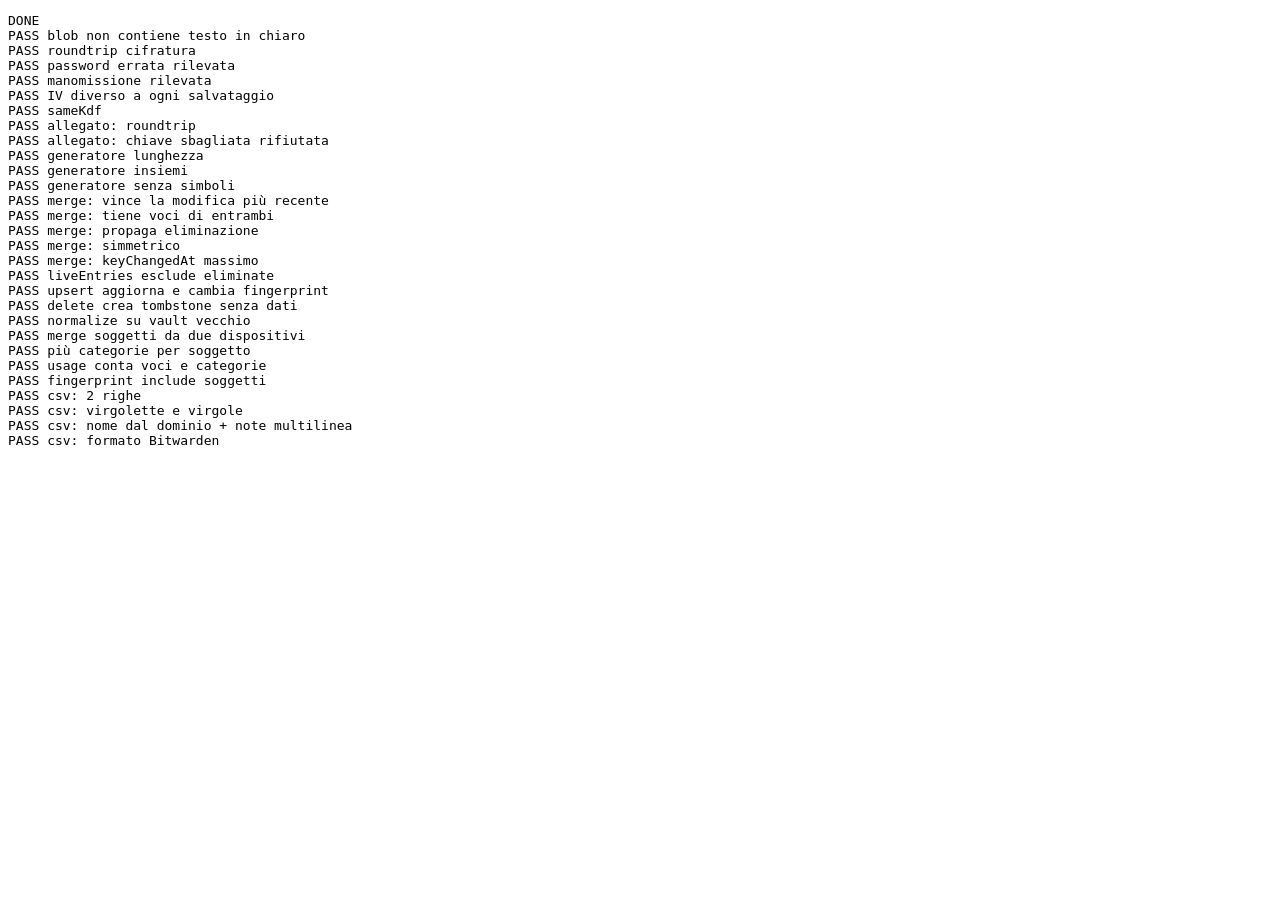
<file: tests/test.html>
<!doctype html>
<meta charset="utf-8">
<title>CryptoPwd test</title>
<pre id="out">running</pre>
<script type="module">
import * as C from '../js/crypto.js';
import * as V from '../js/vault.js';
import { parseCsvEntries } from '../js/csv.js';

const results = [];
const ok = (name, cond) => results.push(`${cond ? 'PASS' : 'FAIL'} ${name}`);

try {
  // --- crypto ---
  const kdf = C.newKdf();
  const key = await C.deriveKey('correct horse battery', kdf);
  const data = { entries: [{ id: 'a', title: 'Banca', password: 'p@ss€', updatedAt: 1 }] };
  const blob = await C.seal(key, kdf, data);
  ok('blob non contiene testo in chiaro', !JSON.stringify(blob).includes('Banca'));
  const opened = await C.openWithPassword('correct horse battery', JSON.parse(JSON.stringify(blob)));
  ok('roundtrip cifratura', opened.data.entries[0].password === 'p@ss€');
  let wrong = null;
  try { await C.openWithPassword('sbagliata', blob); } catch (e) { wrong = e; }
  ok('password errata rilevata', wrong instanceof C.WrongPasswordError);
  const tampered = { ...blob, data: blob.data.slice(0, -4) + 'AAAA' };
  let tam = null;
  try { await C.unseal(key, tampered); } catch (e) { tam = e; }
  ok('manomissione rilevata', tam instanceof C.WrongPasswordError);
  const blob2 = await C.seal(key, kdf, data);
  ok('IV diverso a ogni salvataggio', blob2.iv !== blob.iv);
  ok('sameKdf', C.sameKdf(kdf, blob.kdf) && !C.sameKdf(kdf, C.newKdf()));

  // --- allegati ---
  const ak = await C.newAttachmentKey();
  const raw = new Uint8Array([1, 2, 3, 250, 0, 7]);
  const encA = await C.encryptBytes(ak, raw);
  ok('allegato: roundtrip', (await C.decryptBytes(ak, encA)).join() === raw.join());
  let attErr = null;
  try { await C.decryptBytes(await C.newAttachmentKey(), encA); } catch (e) { attErr = e; }
  ok('allegato: chiave sbagliata rifiutata', !!attErr);

  // --- generatore ---
  const g = C.generatePassword(24);
  ok('generatore lunghezza', g.length === 24);
  ok('generatore insiemi', /[a-z]/.test(g) && /[A-Z]/.test(g) && /[0-9]/.test(g) && /[^a-zA-Z0-9]/.test(g));
  ok('generatore senza simboli', !/[^a-zA-Z0-9]/.test(C.generatePassword(30, { lower: true, upper: true, digits: true, symbols: false })));

  // --- merge ---
  const A = { entries: [
    { id: '1', title: 'vecchio', updatedAt: 10 },
    { id: '2', title: 'solo A', updatedAt: 5 },
    { id: '3', title: 'da eliminare', updatedAt: 5 },
  ], keyChangedAt: 0 };
  const B = { entries: [
    { id: '1', title: 'nuovo', updatedAt: 20 },
    { id: '3', deleted: true, updatedAt: 9 },
    { id: '4', title: 'solo B', updatedAt: 7 },
  ], keyChangedAt: 99 };
  const M = V.merge(A, B);
  const byId = Object.fromEntries(M.entries.map((e) => [e.id, e]));
  ok('merge: vince la modifica più recente', byId['1'].title === 'nuovo');
  ok('merge: tiene voci di entrambi', byId['2'] && byId['4']);
  ok('merge: propaga eliminazione', byId['3'].deleted === true);
  ok('merge: simmetrico', V.fingerprint(M) === V.fingerprint(V.merge(B, A)));
  ok('merge: keyChangedAt massimo', M.keyChangedAt === 99);
  ok('liveEntries esclude eliminate', V.liveEntries(M).length === 3);

  const D = V.emptyVault();
  V.upsertEntry(D, { title: 'x', password: 'y' });
  const id = D.entries[0].id;
  const fp = V.fingerprint(D);
  await new Promise((r) => setTimeout(r, 5));
  V.upsertEntry(D, { id, title: 'x2' });
  ok('upsert aggiorna e cambia fingerprint', D.entries[0].title === 'x2' && D.entries[0].password === 'y' && V.fingerprint(D) !== fp);
  V.deleteEntry(D, id);
  ok('delete crea tombstone senza dati', D.entries[0].deleted && !('password' in D.entries[0]));

  // --- soggetti e categorie ---
  const X = V.normalize({ entries: [{ id: 'e', title: 't', updatedAt: 1 }] });
  ok('normalize su vault vecchio', Array.isArray(X.subjects) && Array.isArray(X.categories));
  const sA = V.emptyVault(), sB = V.emptyVault();
  const mario = V.upsertItem(sA, 'subjects', { name: 'Mario' });
  V.upsertItem(sA, 'categories', { subjectId: mario.id, name: 'Banca' });
  V.upsertItem(sA, 'categories', { subjectId: mario.id, name: 'Email' });
  const ditta = V.upsertItem(sB, 'subjects', { name: 'Ditta' });
  V.upsertItem(sB, 'categories', { subjectId: ditta.id, name: 'PEC' });
  const SM = V.merge(sA, sB);
  ok('merge soggetti da due dispositivi', V.subjectsOf(SM).map((s) => s.name).join() === 'Ditta,Mario');
  ok('più categorie per soggetto', V.categoriesOf(SM, mario.id).map((c) => c.name).join() === 'Banca,Email' && V.categoriesOf(SM, ditta.id).length === 1);
  V.upsertEntry(SM, { title: 'Conto', subjectId: mario.id, categoryId: V.categoriesOf(SM, mario.id)[0].id });
  ok('usage conta voci e categorie', V.usage(SM, { subjectId: mario.id }).entries === 1 && V.usage(SM, { subjectId: mario.id }).categories === 2);
  ok('fingerprint include soggetti', V.fingerprint(SM) !== V.fingerprint({ ...SM, subjects: [] }));

  // --- CSV ---
  const csv = '﻿name,url,username,password,note\r\nGmail,https://mail.google.com,me@x.it,"pa,ss""w",\r\n,https://www.example.com/login,u,p,"riga1\nriga2"\r\n';
  const rows = parseCsvEntries(csv);
  ok('csv: 2 righe', rows.length === 2);
  ok('csv: virgolette e virgole', rows[0].password === 'pa,ss"w' && rows[0].username === 'me@x.it');
  ok('csv: nome dal dominio + note multilinea', rows[1].title === 'example.com' && rows[1].notes === 'riga1\nriga2');
  const bw = parseCsvEntries('folder,favorite,type,name,notes,fields,reprompt,login_uri,login_username,login_password,login_totp\n,,login,Banca,,,0,https://banca.it,mario,segreto,\n');
  ok('csv: formato Bitwarden', bw[0].title === 'Banca' && bw[0].password === 'segreto' && bw[0].username === 'mario');
} catch (e) {
  results.push('FAIL eccezione: ' + e.stack);
}
document.getElementById('out').textContent = 'DONE\n' + results.join('\n');
console.log('TESTRESULT ' + results.join(' | '));
</script>
</file>
<file: css/style.css>
:root {
  --bg: #f4f6fb;
  --surface: #ffffff;
  --surface-2: #eef1f7;
  --text: #0f172a;
  --muted: #5b6577;
  --border: #d9dee8;
  --primary: #2563eb;
  --primary-text: #ffffff;
  --danger: #dc2626;
  --ok: #16a34a;
  --warn: #d97706;
  --radius: 14px;
  --shadow: 0 6px 24px rgba(15, 23, 42, .08);
  color-scheme: light;
}
@media (prefers-color-scheme: dark) {
  :root {
    --bg: #0b1120;
    --surface: #131c2e;
    --surface-2: #1b263b;
    --text: #e6ebf5;
    --muted: #94a0b8;
    --border: #2a364d;
    --primary: #3b82f6;
    --danger: #ef4444;
    --ok: #22c55e;
    --warn: #f59e0b;
    --shadow: 0 6px 24px rgba(0, 0, 0, .4);
    color-scheme: dark;
  }
}

* { box-sizing: border-box; }
html, body { margin: 0; height: 100%; }
/* niente "trascina giù per aggiornare": ricaricare blocca l'app (la chiave sta solo in memoria) */
html, body { overscroll-behavior-y: contain; }
body {
  background: var(--bg);
  color: var(--text);
  font: 16px/1.45 system-ui, -apple-system, "Segoe UI", Roboto, sans-serif;
  -webkit-tap-highlight-color: transparent;
}
[hidden] { display: none !important; }
h1 { font-size: 1.5rem; margin: .25rem 0; }
h2 { font-size: 1.15rem; margin: 0; }
h3 { font-size: .95rem; margin: .75rem 0 0; color: var(--muted); text-transform: uppercase; letter-spacing: .04em; }
code { background: var(--surface-2); padding: 1px 5px; border-radius: 5px; }

.screen { min-height: 100%; padding: env(safe-area-inset-top) env(safe-area-inset-right) env(safe-area-inset-bottom) env(safe-area-inset-left); }
.center { display: grid; place-items: center; padding: 16px; }
.center-text { text-align: center; padding: 32px 16px; }
.card { background: var(--surface); border: 1px solid var(--border); border-radius: var(--radius); box-shadow: var(--shadow); padding: 24px; width: 100%; }
.narrow { max-width: 420px; text-align: center; }
.narrow .stack, .narrow form { text-align: left; }
.stack { display: flex; flex-direction: column; gap: 12px; }
.row { display: flex; gap: 8px; align-items: center; }
.wrap { flex-wrap: wrap; }
.grow { flex: 1; }
.muted { color: var(--muted); }
.small { font-size: .85rem; }
.error { color: var(--danger); margin: 0; }
.warn { font-size: .85rem; background: color-mix(in srgb, var(--warn) 14%, transparent); border-radius: 10px; padding: 10px 12px; margin: 0; }

.logo {
  width: 64px; height: 64px; margin: 0 auto 4px;
  background: url("../icons/icon.svg") center / contain no-repeat;
}

label { display: flex; flex-direction: column; gap: 6px; font-size: .9rem; color: var(--muted); }
label.check { flex-direction: row; align-items: center; gap: 8px; color: var(--text); }
label.inline { flex-direction: row; align-items: center; gap: 8px; color: var(--text); }
input, textarea, select {
  font: inherit; color: var(--text);
  background: var(--surface-2); border: 1px solid var(--border); border-radius: 10px;
  padding: 11px 12px; width: 100%; min-width: 0;
}
input[type=checkbox] { width: 18px; height: 18px; accent-color: var(--primary); }
input[type=number] { width: 80px; }
label.inline select { width: auto; }
input:focus, textarea:focus, select:focus { outline: 2px solid var(--primary); outline-offset: -1px; }
textarea { resize: vertical; }
.input-row { display: flex; gap: 6px; align-items: center; }
.gen-opts { display: flex; gap: 16px; align-items: center; flex-wrap: wrap; font-size: .9rem; }

.meter { height: 6px; background: var(--surface-2); border-radius: 3px; overflow: hidden; margin-top: -4px; }
.meter > div { height: 100%; width: 0; background: var(--danger); transition: width .2s; }
.meter > div[data-level=mid] { background: var(--warn); }
.meter > div[data-level=high] { background: var(--ok); }

.btn {
  font: inherit; font-weight: 600; cursor: pointer;
  border: 1px solid var(--border); background: var(--surface-2); color: var(--text);
  border-radius: 10px; padding: 11px 16px;
}
.btn:disabled { opacity: .55; cursor: default; }
.btn.primary { background: var(--primary); border-color: var(--primary); color: var(--primary-text); }
.btn.danger { background: transparent; border-color: var(--danger); color: var(--danger); }
/* "Tieni premuto": la barra si riempie in 2 s (HOLD_MS in app.js), rilasciando torna indietro */
.hold-btn { position: relative; overflow: hidden; touch-action: none; user-select: none; -webkit-user-select: none; -webkit-touch-callout: none; }
.hold-btn .hold-fill { position: absolute; inset: 0; background: rgba(255, 255, 255, .32); transform: scaleX(0); transform-origin: left; transition: transform .2s ease-out; pointer-events: none; }
.hold-btn.holding .hold-fill { transform: scaleX(1); transition: transform 2s linear; }
.hold-btn .hold-label { position: relative; }
#btn-restore { width: 100%; }
.icon-btn {
  font-size: 1.15rem; line-height: 1; cursor: pointer; flex: none;
  width: 40px; height: 40px; border-radius: 10px;
  border: none; background: transparent; color: var(--text);
}
.icon-btn:hover { background: var(--surface-2); }

.divider { display: flex; align-items: center; gap: 10px; color: var(--muted); margin: 18px 0; font-size: .85rem; }
.divider::before, .divider::after { content: ""; flex: 1; height: 1px; background: var(--border); }

/* Barra superiore */
.topbar {
  position: sticky; top: 0; z-index: 5;
  display: flex; align-items: center; gap: 6px;
  padding: 10px 12px; background: var(--bg);
  border-bottom: 1px solid var(--border);
}
.brand { font-size: 1.1rem; flex: 1; margin: 0; }
.chip {
  display: inline-flex; align-items: center; gap: 6px; cursor: pointer;
  font: inherit; font-size: .8rem; color: var(--muted);
  background: var(--surface); border: 1px solid var(--border); border-radius: 999px; padding: 6px 10px;
  max-width: 55vw; white-space: nowrap; overflow: hidden; text-overflow: ellipsis;
}
.dot { width: 8px; height: 8px; border-radius: 50%; background: var(--muted); flex: none; }
.dot[data-state=ok] { background: var(--ok); }
.dot[data-state=warn] { background: var(--warn); }
.dot[data-state=err] { background: var(--danger); }
.dot[data-state=busy] { background: var(--primary); animation: pulse 1s infinite alternate; }
@keyframes pulse { to { opacity: .3; } }

.searchbar { padding: 12px; max-width: 760px; margin: 0 auto; display: flex; gap: 8px; }
.searchbar #sort { width: auto; flex: none; }

.list { list-style: none; margin: 0 auto; padding: 0 12px 96px; max-width: 760px; }
.item {
  display: flex; align-items: center; gap: 4px;
  background: var(--surface); border: 1px solid var(--border); border-radius: var(--radius);
  margin-bottom: 8px; padding-right: 6px;
}
.item-main {
  flex: 1; min-width: 0; display: flex; align-items: center; gap: 12px;
  background: none; border: 0; color: inherit; font: inherit; text-align: left; cursor: pointer;
  padding: 12px;
}
.avatar {
  width: 38px; height: 38px; border-radius: 10px; flex: none;
  display: grid; place-items: center; font-weight: 700;
  background: color-mix(in srgb, var(--primary) 18%, transparent); color: var(--primary);
}
.item-text { display: flex; flex-direction: column; min-width: 0; }
.item-title, .item-sub { white-space: nowrap; overflow: hidden; text-overflow: ellipsis; }
.item-title { font-weight: 600; }
.item-sub { font-size: .85rem; color: var(--muted); }
.item-path { font-size: .75rem; color: var(--primary); white-space: nowrap; overflow: hidden; text-overflow: ellipsis; }

.fab {
  position: fixed; right: calc(20px + env(safe-area-inset-right)); bottom: calc(20px + env(safe-area-inset-bottom));
  width: 58px; height: 58px; border-radius: 50%; border: 0; cursor: pointer;
  background: var(--primary); color: #fff; font-size: 2rem; line-height: 1;
  box-shadow: 0 8px 24px rgba(37, 99, 235, .45);
}

/* Dialoghi */
dialog {
  border: 1px solid var(--border); border-radius: var(--radius); padding: 0;
  background: var(--surface); color: var(--text); box-shadow: var(--shadow);
  width: min(520px, calc(100vw - 24px)); max-height: calc(100dvh - 24px);
}
dialog::backdrop { background: rgba(2, 6, 23, .55); }
.dlg { padding: 16px 18px 18px; display: flex; flex-direction: column; gap: 14px; }
.dlg-head { display: flex; align-items: center; gap: 8px; }
.dlg-head h2 { flex: 1; overflow-wrap: anywhere; }
.dlg-foot { display: flex; gap: 8px; align-items: center; margin-top: 4px; }

.fields { display: flex; flex-direction: column; gap: 4px; }
.field {
  display: flex; align-items: center; gap: 6px;
  background: var(--surface-2); border-radius: 10px; padding: 6px 6px 6px 12px;
}
.field.col { flex-direction: column; align-items: stretch; padding: 10px 12px; }
.lbl { font-size: .75rem; color: var(--muted); width: 64px; flex: none; }
.field.col .lbl { width: auto; }
.val { flex: 1; min-width: 0; overflow-wrap: anywhere; color: var(--text); }
a.val { color: var(--primary); text-decoration: none; }
.mono { font-family: ui-monospace, "SF Mono", Consolas, monospace; }
.notes { margin: 4px 0 0; white-space: pre-wrap; font: inherit; }

.toast {
  position: fixed; left: 50%; bottom: calc(92px + env(safe-area-inset-bottom)); transform: translateX(-50%);
  background: #0f172a; color: #fff; padding: 10px 16px; border-radius: 10px; z-index: 100;
  font-size: .9rem; max-width: calc(100vw - 32px); box-shadow: var(--shadow);
}
@media (prefers-color-scheme: dark) { .toast { background: #e6ebf5; color: #0f172a; } }

/* Soggetti e categorie */
.filters { max-width: 760px; margin: 0 auto; padding: 0 12px 8px; display: flex; flex-direction: column; gap: 6px; }
.chips-row { display: flex; align-items: center; gap: 4px; }
.chips {
  display: flex; gap: 6px; overflow-x: auto; flex: 1; min-width: 0;
  scrollbar-width: none; -webkit-overflow-scrolling: touch; padding: 2px 0;
}
.chips::-webkit-scrollbar { display: none; }
.fchip {
  flex: none; font: inherit; font-size: .88rem; cursor: pointer; white-space: nowrap;
  padding: 7px 12px; border-radius: 999px;
  background: var(--surface); color: var(--text); border: 1px solid var(--border);
}
.fchip.active { background: var(--primary); border-color: var(--primary); color: var(--primary-text); }
.fchip.add { color: var(--primary); border-style: dashed; background: transparent; }
.fchip.ghost { color: var(--muted); font-style: italic; }
.fchip.active.ghost { color: var(--primary-text); }
.chips.sub .fchip { font-size: .82rem; padding: 5px 10px; }
.chips.sub .fchip.active { background: color-mix(in srgb, var(--primary) 20%, var(--surface)); color: var(--primary); border-color: var(--primary); }

.group {
  font-size: .78rem; font-weight: 700; color: var(--muted);
  text-transform: uppercase; letter-spacing: .04em; margin: 14px 4px 6px;
}
.group:first-child { margin-top: 2px; }

.path { margin: -8px 0 0; font-size: .85rem; color: var(--primary); }
.two-col { display: grid; grid-template-columns: 1fr 1fr; gap: 10px; }
@media (max-width: 380px) { .two-col { grid-template-columns: 1fr; } }
.three-col { display: grid; grid-template-columns: repeat(3, 1fr); gap: 10px; }
.three-col input { min-width: 0; }
.align-start { align-self: flex-start; }
/* Carte */
.cards { display: flex; flex-direction: column; gap: 8px; }
.card-edit { min-width: 0; border: 1px solid var(--border); border-radius: 12px; padding: 10px; margin: 0; display: flex; flex-direction: column; gap: 10px; }
.card-edit-head { display: flex; gap: 6px; align-items: center; }
.card-edit-toggle { flex: 1; min-width: 0; display: flex; gap: 6px; align-items: center; background: none; border: 0; padding: 4px; color: inherit; font: inherit; font-weight: 600; text-align: left; cursor: pointer; }
.card-edit-sum { overflow: hidden; text-overflow: ellipsis; white-space: nowrap; }
.card-edit-body { display: flex; flex-direction: column; gap: 10px; }
.card-edit-body[hidden] { display: none; }
.chev { display: inline-block; transition: transform .15s; }
.card-edit.open .chev { transform: rotate(90deg); }
.card-block { background: var(--surface); border-radius: 10px; padding: 6px; }
.card-body { display: flex; flex-direction: column; gap: 2px; }
.card-block .field { background: none; padding: 2px 2px 2px 6px; }
.card-title { font-weight: 600; padding: 4px 6px; cursor: pointer; list-style: none; }
.card-title::-webkit-details-marker { display: none; }
.card-title::before { content: '▸'; display: inline-block; margin-right: 6px; transition: transform .15s; }
.card-block[open] > .card-title::before { transform: rotate(90deg); }
.card-title .muted { font-weight: 400; }
.filters.searching { opacity: .45; }
select:disabled { opacity: .6; }

.tree { list-style: none; margin: 0; padding: 0; display: flex; flex-direction: column; gap: 10px; max-height: 55dvh; overflow-y: auto; }
.tree-subject { background: var(--surface-2); border-radius: 12px; padding: 6px 6px 8px 12px; }
.tree-row { display: flex; align-items: center; gap: 6px; }
.tree-name { flex: 1; min-width: 0; overflow-wrap: anywhere; }
.strong { font-weight: 700; }
.tree-cats { list-style: none; margin: 0; padding: 0 0 0 14px; border-left: 2px solid var(--border); }
.tree-cats .icon-btn { width: 34px; height: 34px; font-size: 1rem; }
.link-btn { font: inherit; font-size: .88rem; color: var(--primary); background: none; border: 0; cursor: pointer; padding: 8px 0; }

/* Modalità riservata */
#btn-privacy[aria-pressed=true] { background: color-mix(in srgb, var(--ok) 22%, transparent); }
body.privacy .topbar { box-shadow: inset 0 -3px 0 var(--ok); }
body.privacy .sec {
  user-select: none; -webkit-user-select: none; -webkit-touch-callout: none; touch-action: none; cursor: pointer;
}
body.privacy .peeking { outline: 2px dashed var(--warn); outline-offset: 2px; border-radius: 4px; }
/* nel modulo: utente e note coperti finché non si tiene premuto 👁 */
body.privacy:not(.peek) :is(#e-user, #e-notes, .c-holder, .c-num, .c-exp) { -webkit-text-security: disc; }

body.shielded .screen, body.shielded dialog { visibility: hidden; }
.shield {
  position: fixed; inset: 0; z-index: 1000; display: grid; place-items: center;
  background: var(--bg); text-align: center; padding: 16px;
}
.shield-box p { margin: 6px 0; }
body.shielded dialog::backdrop { visibility: hidden; }
a.icon-btn { display: inline-grid; place-items: center; text-decoration: none; color: var(--primary); font-weight: 700; }

/* Cestino */
.trash-wrap { max-width: 760px; margin: 0 auto; padding: 0 12px 96px; text-align: center; }
.list { padding-bottom: 8px; }
.small-btn { padding: 7px 10px; font-size: .85rem; }

/* Allegati */
.attach { display: flex; flex-direction: column; gap: 6px; }
.attach-head { display: flex; align-items: center; justify-content: space-between; gap: 8px; }
.attach-title { font-size: .9rem; color: var(--muted); }
.attach p { margin: 0; }
.att-list { list-style: none; margin: 0; padding: 0; display: flex; flex-direction: column; gap: 4px; }
.att { display: flex; align-items: center; gap: 8px; background: var(--surface-2); border-radius: 10px; padding: 4px 4px 4px 10px; }
.field .att { background: var(--surface); }
.att-name { flex: 1; min-width: 0; overflow-wrap: anywhere; font-size: .92rem; }
</file>
